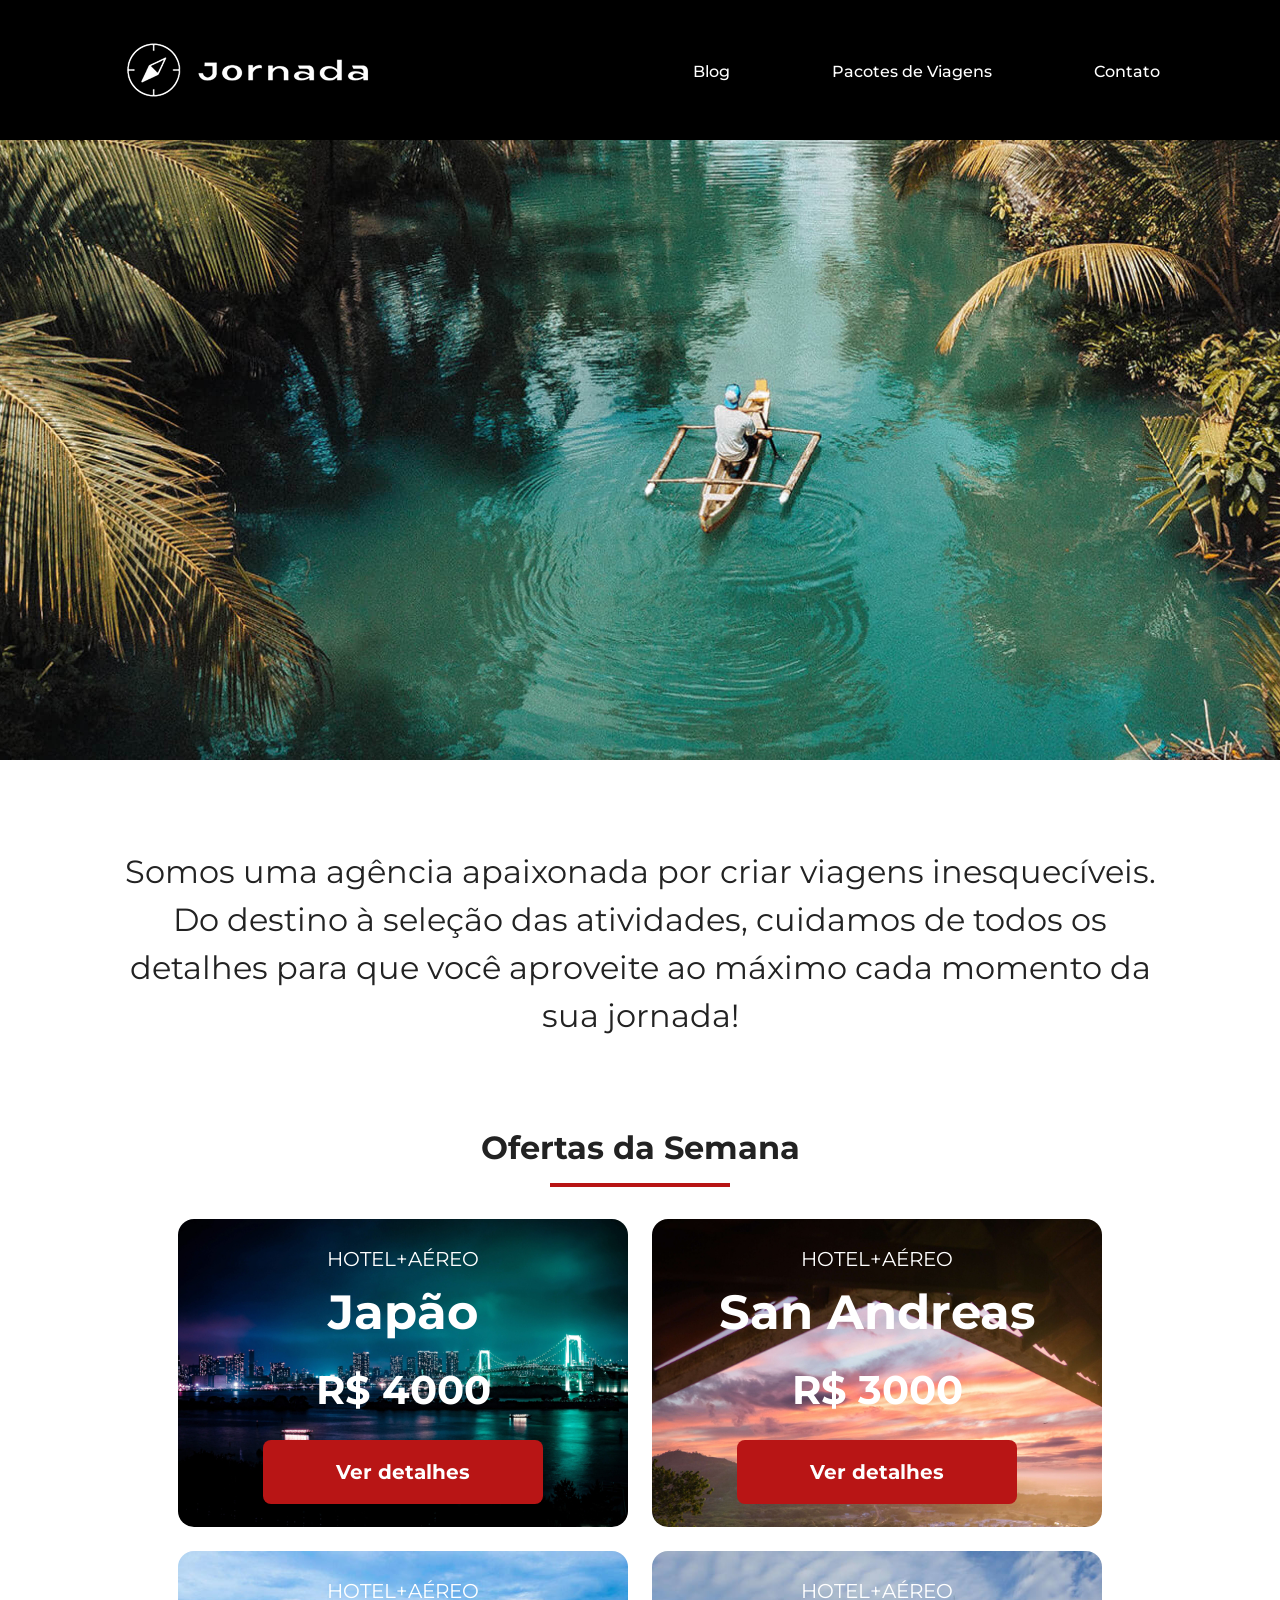
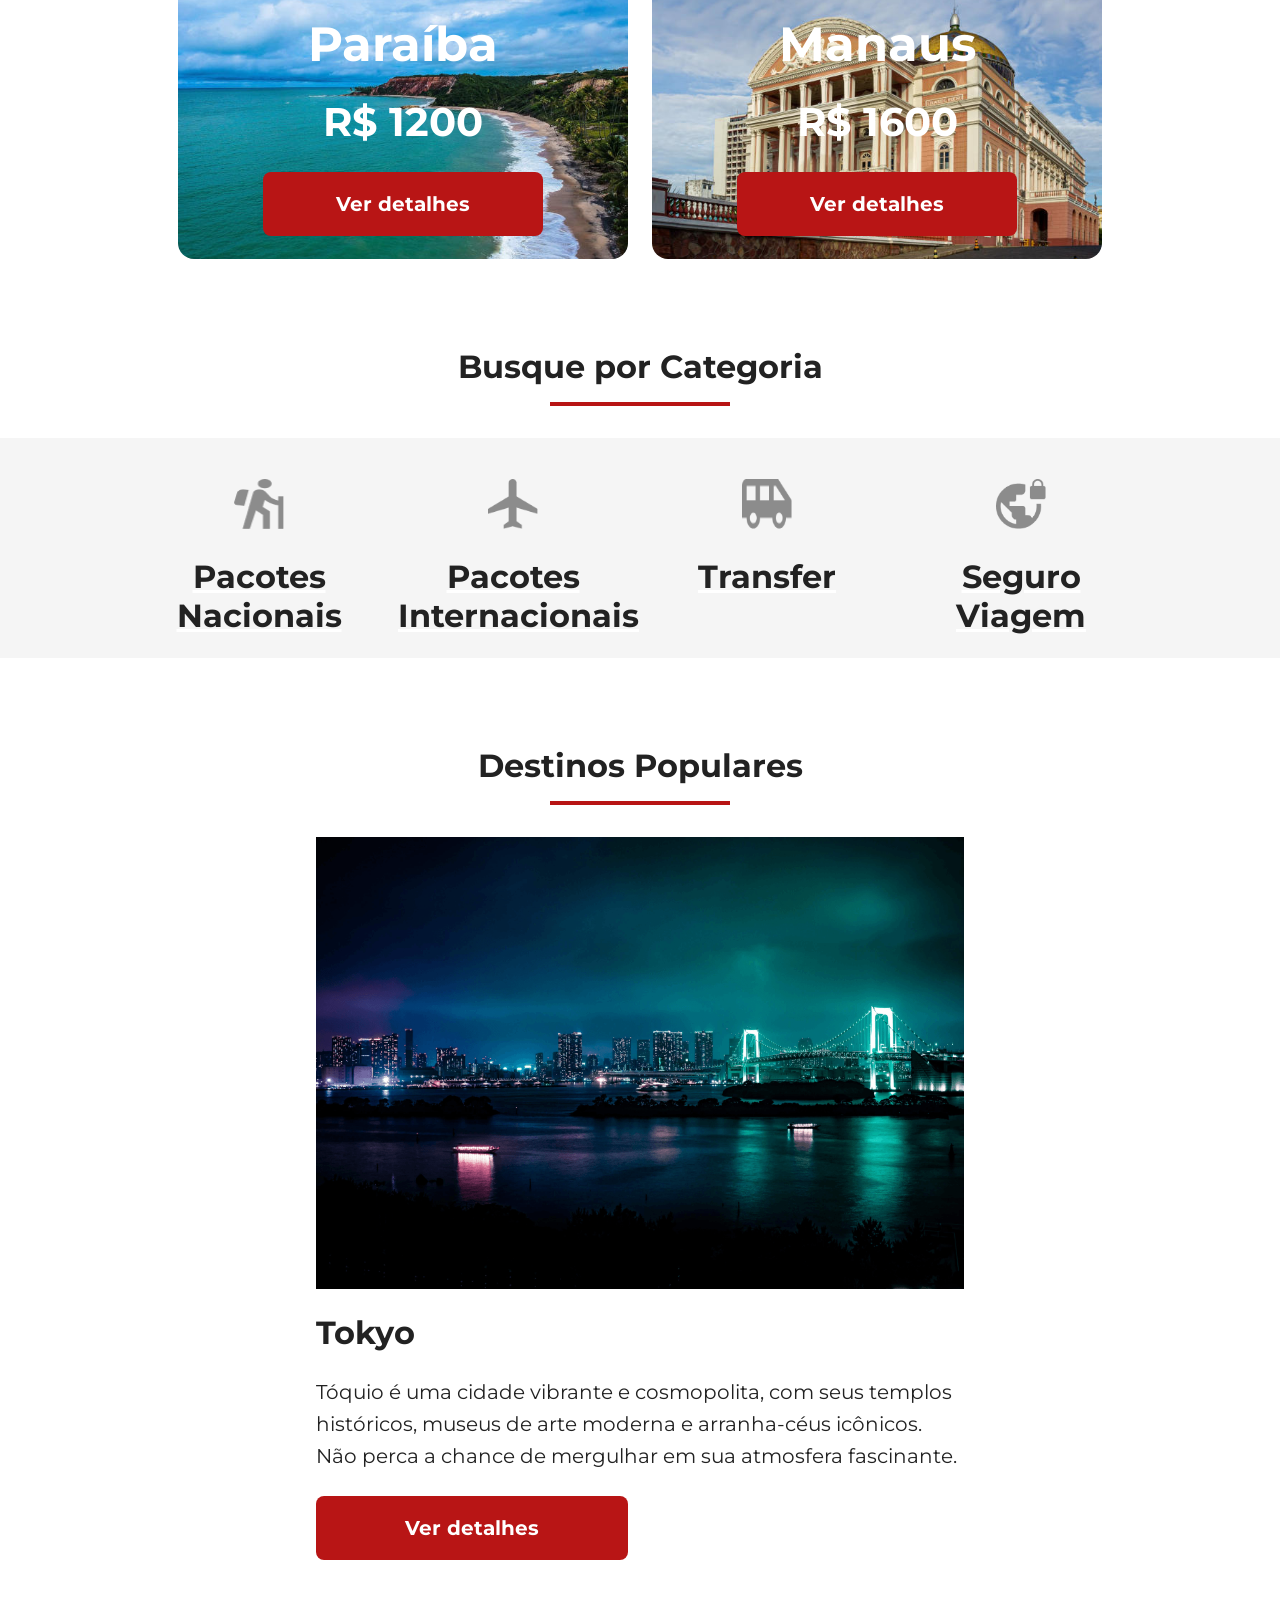
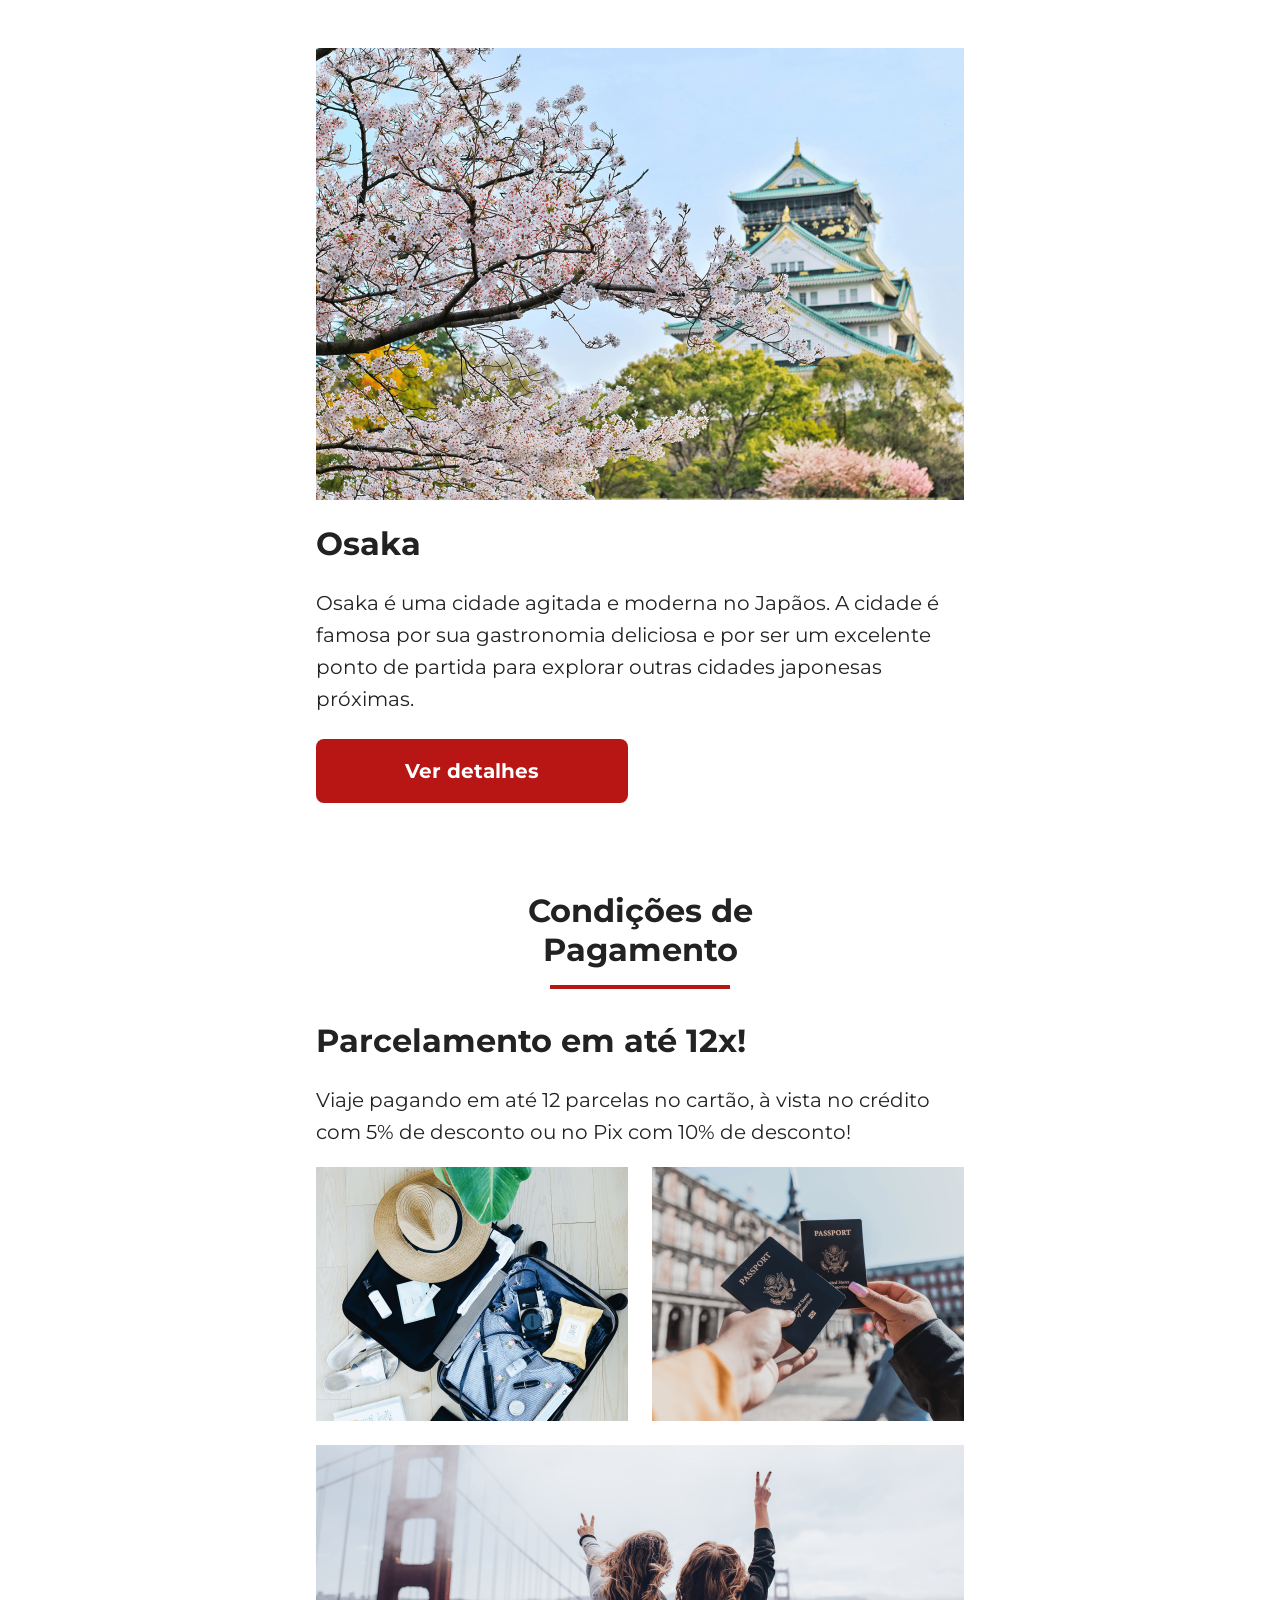
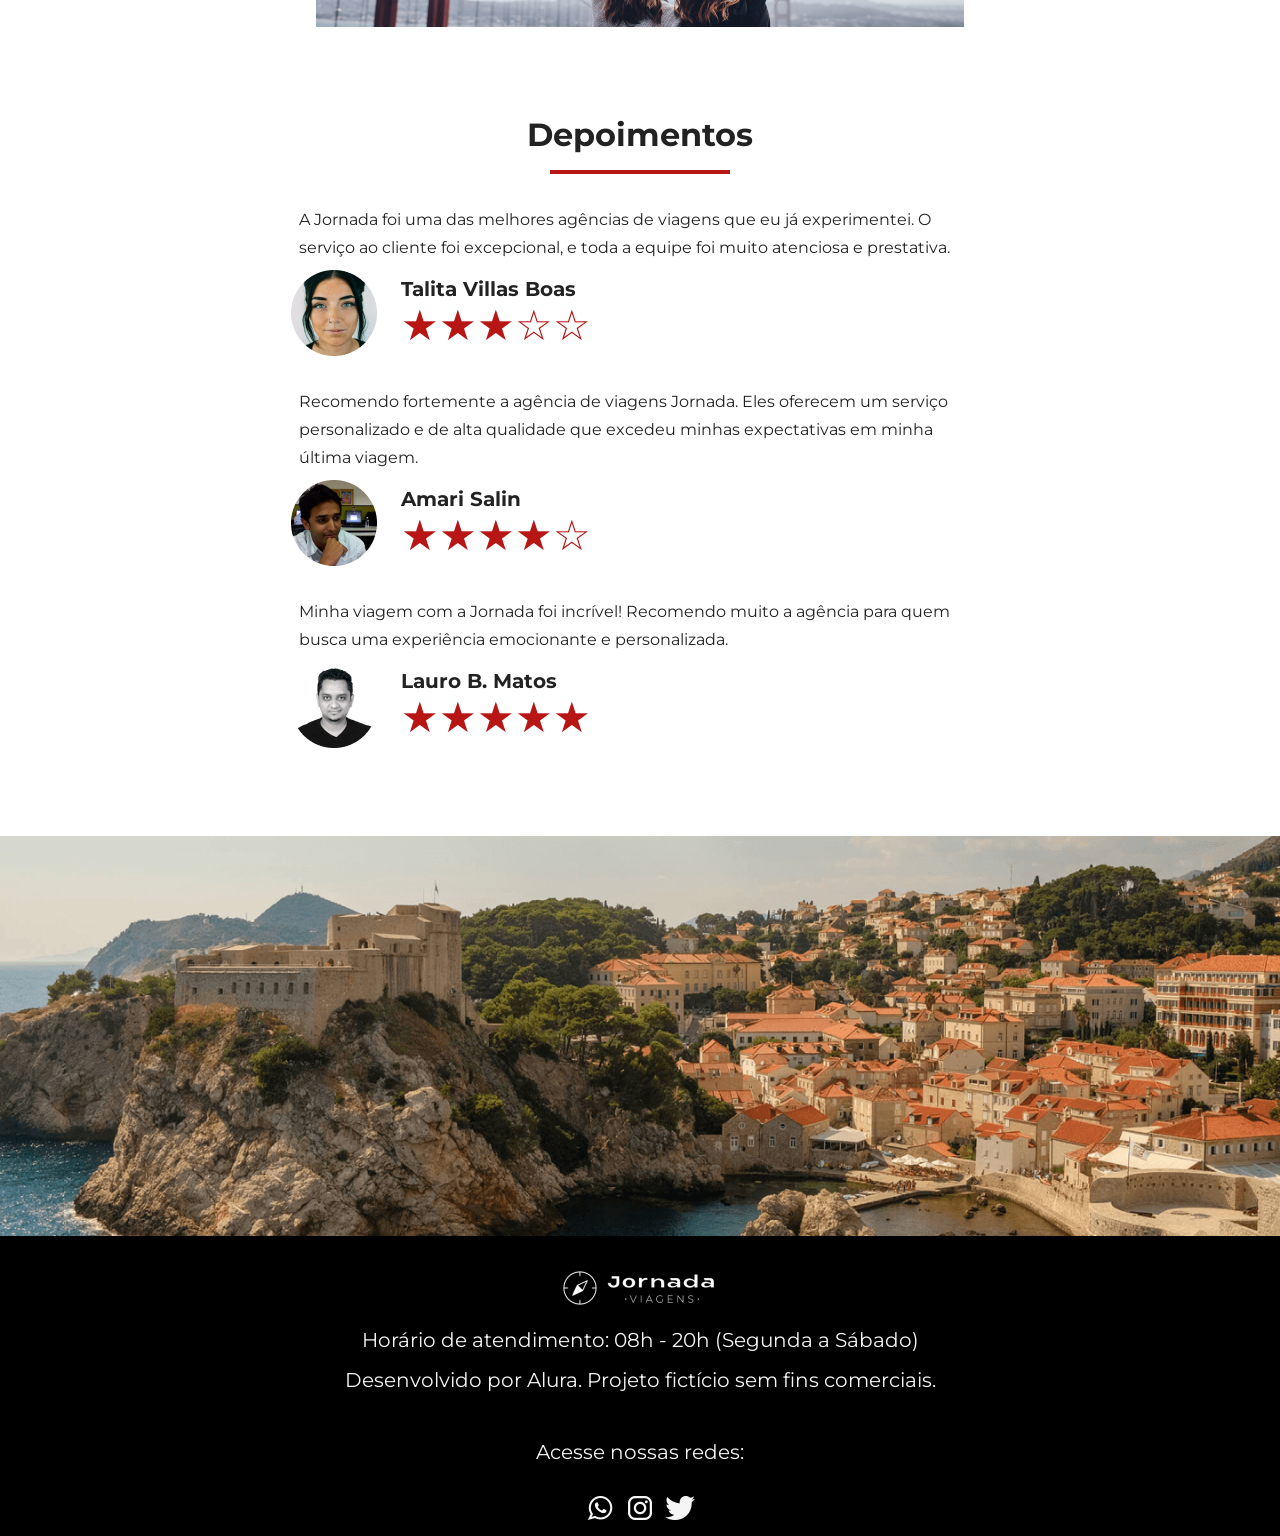
<file: index.html>
<!doctype html>
<html lang="pt-br">
  <head>
    <meta charset="UTF-8" />
    <meta name="viewport" content="width=device-width, initial-scale=1.0" />
    <link rel="stylesheet" href="./css/style.css" />
    <link rel="icon" href="favico.svg" />
    <meta
      name="description"
      content="Somos uma agência apaixonada por criar viagens inesquecíveis"
    />
    <meta
      name="og: description"
      content="Somos uma agência apaixonada por criar viagens inesquecíveis"
    />
    <meta name="og: title" content="Jornada Viagens" />
    <meta name="og: type" content="website" />
    <meta
      name="og: image"
      content="https://luanpinheiro03.github.io./joranda-viagens/img/logo-jornada-footer.png"
    />
    <meta
      name="og: url"
      content="https://luanpinheiro03.github.io./joranda-viagens/"
    />
    <title>Jornada Viagens</title>
  </head>

  <body>
    <header> 
      <a
        class="logo"
        href="index.html"
        title="Retornar ao menu principal"
        target="_blank"
      >
        <img
          class="img-mobile"
          src="img/Logo-jornada-branca.png"
          alt="bussola logo Jornada Viagens"
        />
        <img
          class="img-desktop"
          src="img/logo-jornada-branco-desktop.png"
          alt="logo jornada Viagens branco"
        />
      </a>
      <div class="navigation-menu">
        <label for="menu"><img src="img/menu.png" alt="menu" /></label>
        <input type="checkbox" name="menu-principal" id="menu" hidden />

        <nav>
          <ul class="list-links">
            <li>
              <a href="blog.html" title="Acessar Blog" target="_blank">Blog</a>
            </li>
            <li>
              <a
                href="pacotes.html"
                title="Acessar Pacotes de Viagens"
                target="_blank"
                >Pacotes de Viagens</a
              >
            </li>
            <li>
              <a href="contato.html" title="Acessar contato" target="_blank"
                >Contato</a
              >
            </li>
          </ul>
        </nav>
      </div>
    </header>
    <section class="hero">
      <div class="hero-img"></div>
      <h2>
        Somos uma agência apaixonada por criar viagens inesquecíveis. Do destino
        à seleção das atividades, cuidamos de todos os detalhes para que você
        aproveite ao máximo cada momento da sua jornada!
      </h2>
    </section>
    <section class="offers">
      <div class="section-title">
        <h2>Ofertas da Semana</h2>
        <hr />
      </div>
    </section>
    <section class="offers-cards">
      <div class="card japao">
        <article>
          <header>
            <p class="text-content">HOTEL+AÉREO</p>
            <h3>Japão <br /><span>R$ 4000</span></h3>
          </header>
          <footer>
            <a href="#" class="button">Ver detalhes</a>
          </footer>
        </article>
      </div>

      <div class="card san-andreas">
        <article>
          <header>
            <p class="text-content">HOTEL+AÉREO</p>
            <h3>San Andreas <br /><span>R$ 3000</span></h3>
          </header>
          <footer>
            <a href="#" class="button">Ver detalhes</a>
          </footer>
        </article>
      </div>
      <div class="card paraiba">
        <article>
          <header>
            <p class="text-content">HOTEL+AÉREO</p>
            <h3>Paraíba<br /><span>R$ 1200</span></h3>
          </header>
          <footer>
            <a href="#" class="button">Ver detalhes</a>
          </footer>
        </article>
      </div>
      <div class="card manaus">
        <article>
          <header>
            <p class="text-content">HOTEL+AÉREO</p>
            <h3>Manaus<br /><span>R$ 1600</span></h3>
          </header>
          <footer>
            <a href="#" class="button">Ver detalhes</a>
          </footer>
        </article>
      </div>
    </section>
    <section class="categories">
      <div class="section-title">
        <h2>Busque por Categoria</h2>
        <hr />
      </div>
    </section>
    <section class="categories-cards">
      <a
        href="#"
        class="card"
        title="Busque pela categoria pacotes nacionais"
        target="_blank"
      >
        <img
          src="img/home/ícone - pacotes nacionais.png"
          alt="imagem de um boneco de mochila"
        />
        <h3 class="title-content">Pacotes Nacionais</h3></a
      >
      <a
        href="#"
        class="card"
        title="Busque pela categoria pacotes internacionais"
        target="_blank"
      >
        <img
          src="img/home/ícone - pacotes interacionais.png"
          alt="imagem de um aviao"
        />
        <h3 class="title-content">Pacotes Internacionais</h3></a
      >
      <a
        href="#"
        class="card"
        title="Busque pela categoria Transfer"
        target="_blank"
      >
        <img src="img/home/ícone -transfer.png" alt="imagem de um carro" />
        <h3 class="title-content">Transfer</h3></a
      >
      <a
        href="#"
        class="card"
        title="Busque pela categoria seguro viagem"
        target="_blank"
      >
        <img
          src="img/home/ícone - seguro viagem.png"
          alt="imagem do planeta terra com um cadeado"
        />
        <h3 class="title-content">Seguro Viagem</h3></a
      >
    </section>
    <section class="popular-destinations">
      <div class="section-title">
        <h2>
          Destinos Populares
          <hr />
        </h2>
      </div>
      <div class="destinations-itens">
        <article class="item">
          <header>
            <div class="img-item-tokyo"></div>
            <h4 class="title-content">Tokyo</h4>
          </header>
          <p class="text-content">
            Tóquio é uma cidade vibrante e cosmopolita, com seus templos
            históricos, museus de arte moderna e arranha-céus icônicos. Não
            perca a chance de mergulhar em sua atmosfera fascinante.
          </p>
          <footer>
            <a
              href="#"
              class="button"
              target="_blank"
              title="veja mais detalhes o destino popular Tokyo!"
              >Ver detalhes</a
            >
          </footer>
        </article>
        <article class="item">
          <header>
            <div class="img-item-osaka"></div>
            <h4 class="title-content">Osaka</h4>
          </header>
          <p class="text-content">
            Osaka é uma cidade agitada e moderna no Japãos. A cidade é famosa
            por sua gastronomia deliciosa e por ser um excelente ponto de
            partida para explorar outras cidades japonesas próximas.
          </p>
          <footer>
            <a
              href="#"
              class="button"
              target="_blank"
              title="veja mais detalhes o destino popular Osaka!"
              >Ver detalhes</a
            >
          </footer>
        </article>
      </div>
    </section>
    <section class="payments">
      <div class="section-title">
        <h2>
          Condições de Pagamento
          <hr />
        </h2>
      </div>
    </section>
    <section class="content-payments">
      <div class="text-payments">
        <h3 class="title-content">Parcelamento em até 12x!</h3>
        <p class="text-content">
          Viaje pagando em até 12 parcelas no cartão, à vista no crédito com 5%
          de desconto ou no Pix com 10% de desconto!
        </p>
      </div>
      <div class="grid-images">
        <div class="image-bags"></div>
        <div class="image-passport"></div>
        <div class="image-people"></div>
      </div>
    </section>
    <section class="statement">
      <div class="section-title">
        <h2>Depoimentos</h2>
        <hr />
      </div>
      <div class="statement-container">
        <article>
          <header>
            <p>
              A Jornada foi uma das melhores agências de viagens que eu já
              experimentei. O serviço ao cliente foi excepcional, e toda a
              equipe foi muito atenciosa e prestativa.
            </p>
          </header>
          <footer>
            <img
              src="img/home/avatar-talita.png"
              alt="foto de perfil da cliente talita vilas boas"
            />
            <div class="profile-content">
              <h4>Talita Villas Boas</h4>
              <div class="rating">★★★☆☆</div>
            </div>
          </footer>
        </article>
        <article>
          <header>
            <p>
              Recomendo fortemente a agência de viagens Jornada. Eles oferecem
              um serviço personalizado e de alta qualidade que excedeu minhas
              expectativas em minha última viagem.
            </p>
          </header>
          <footer>
            <img
              src="img/home/avatar-amari.png"
              alt="foto de perfil da cliente Amari Salin"
            />
            <div class="profile-content">
              <h4>Amari Salin</h4>
              <div class="rating">★★★★☆</div>
            </div>
          </footer>
        </article>
        <article>
          <header>
            <p>
              Minha viagem com a Jornada foi incrível! Recomendo muito a agência
              para quem busca uma experiência emocionante e personalizada.
            </p>
          </header>
          <footer>
            <img
              src="img/home/avatar-lauro.png"
              alt="foto de perfil da cliente talita vilas boas"
            />
            <div class="profile-content">
              <h4>Lauro B. Matos</h4>
              <div class="rating">★★★★★</div>
            </div>
          </footer>
        </article>
      </div>
    </section>
    <section class="hero-inf">
      <div class="hero-inf-img"></div>
    </section>
    <footer class="main-footer">
      <div class="footer-content">
        <img
          src="img/logo-jornada-footer.png"
          alt="logo do site jornada viagens"
        />
        <p>Horário de atendimento: 08h - 20h (Segunda a Sábado)</p>
        <p>Desenvolvido por Alura. Projeto fictício sem fins comerciais.</p>
      </div>
      <div class="footer-social">
        <p class="text-content">Acesse nossas redes:</p>
        <div class="icons-social">
          <a href="#"
            ><img
              src="img/home/icone-whatsapp.png"
              alt="icone para acessar o whatsapp da empresa jornada viagens"
              title="Acessar o Whatsapp"
              target="_blank"
          /></a>
          <a href="#"
            ><img
              src="img/home/icone-instragam.png"
              alt="icone para acessar o instagram da empresa jornada viagens"
              title="Acessar o Instagram"
              target="_blank"
          /></a>
          <a href="#"
            ><img
              src="img/home/icone-twitter.png"
              alt="icone para acessar o twitter da empresa jornada viagens"
              title="Acessar o Twitter"
              target="_blank"
          /></a>
        </div>
      </div>
    </footer>
  </body>
</html>
</file>
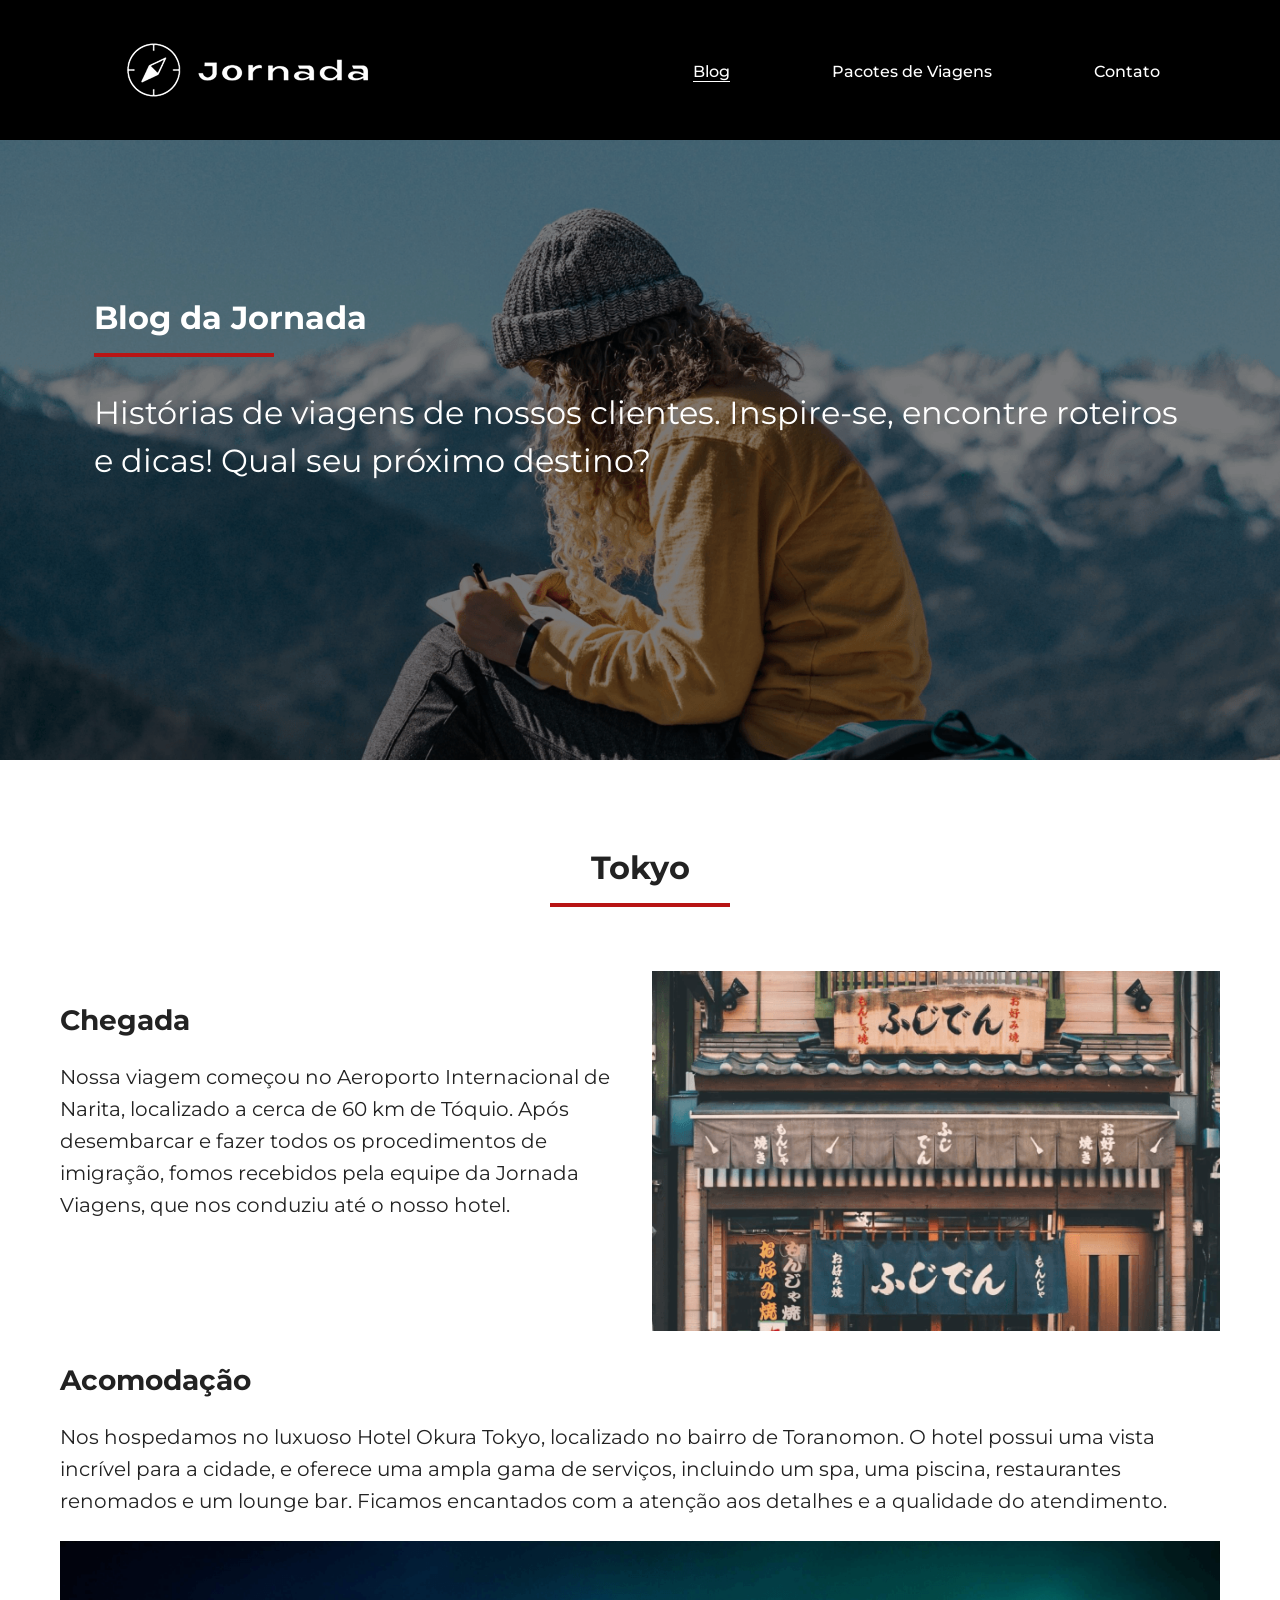
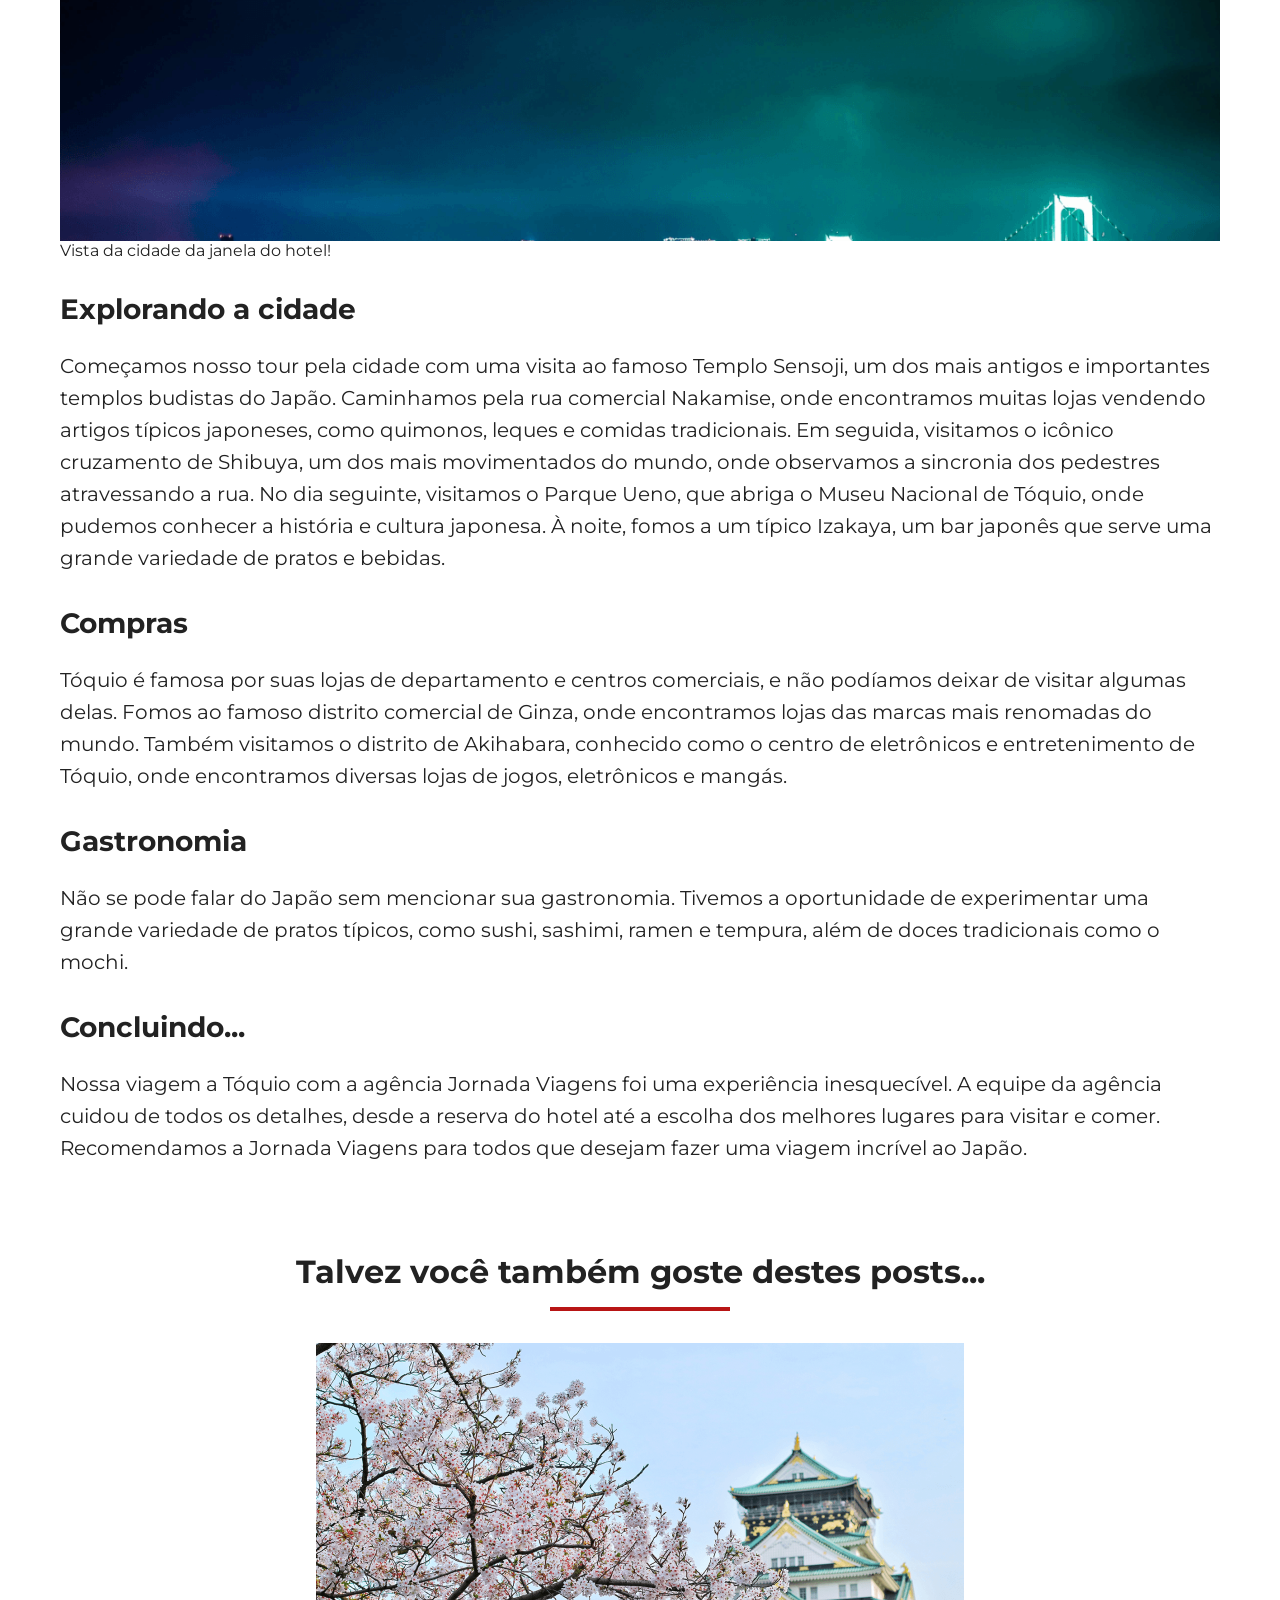
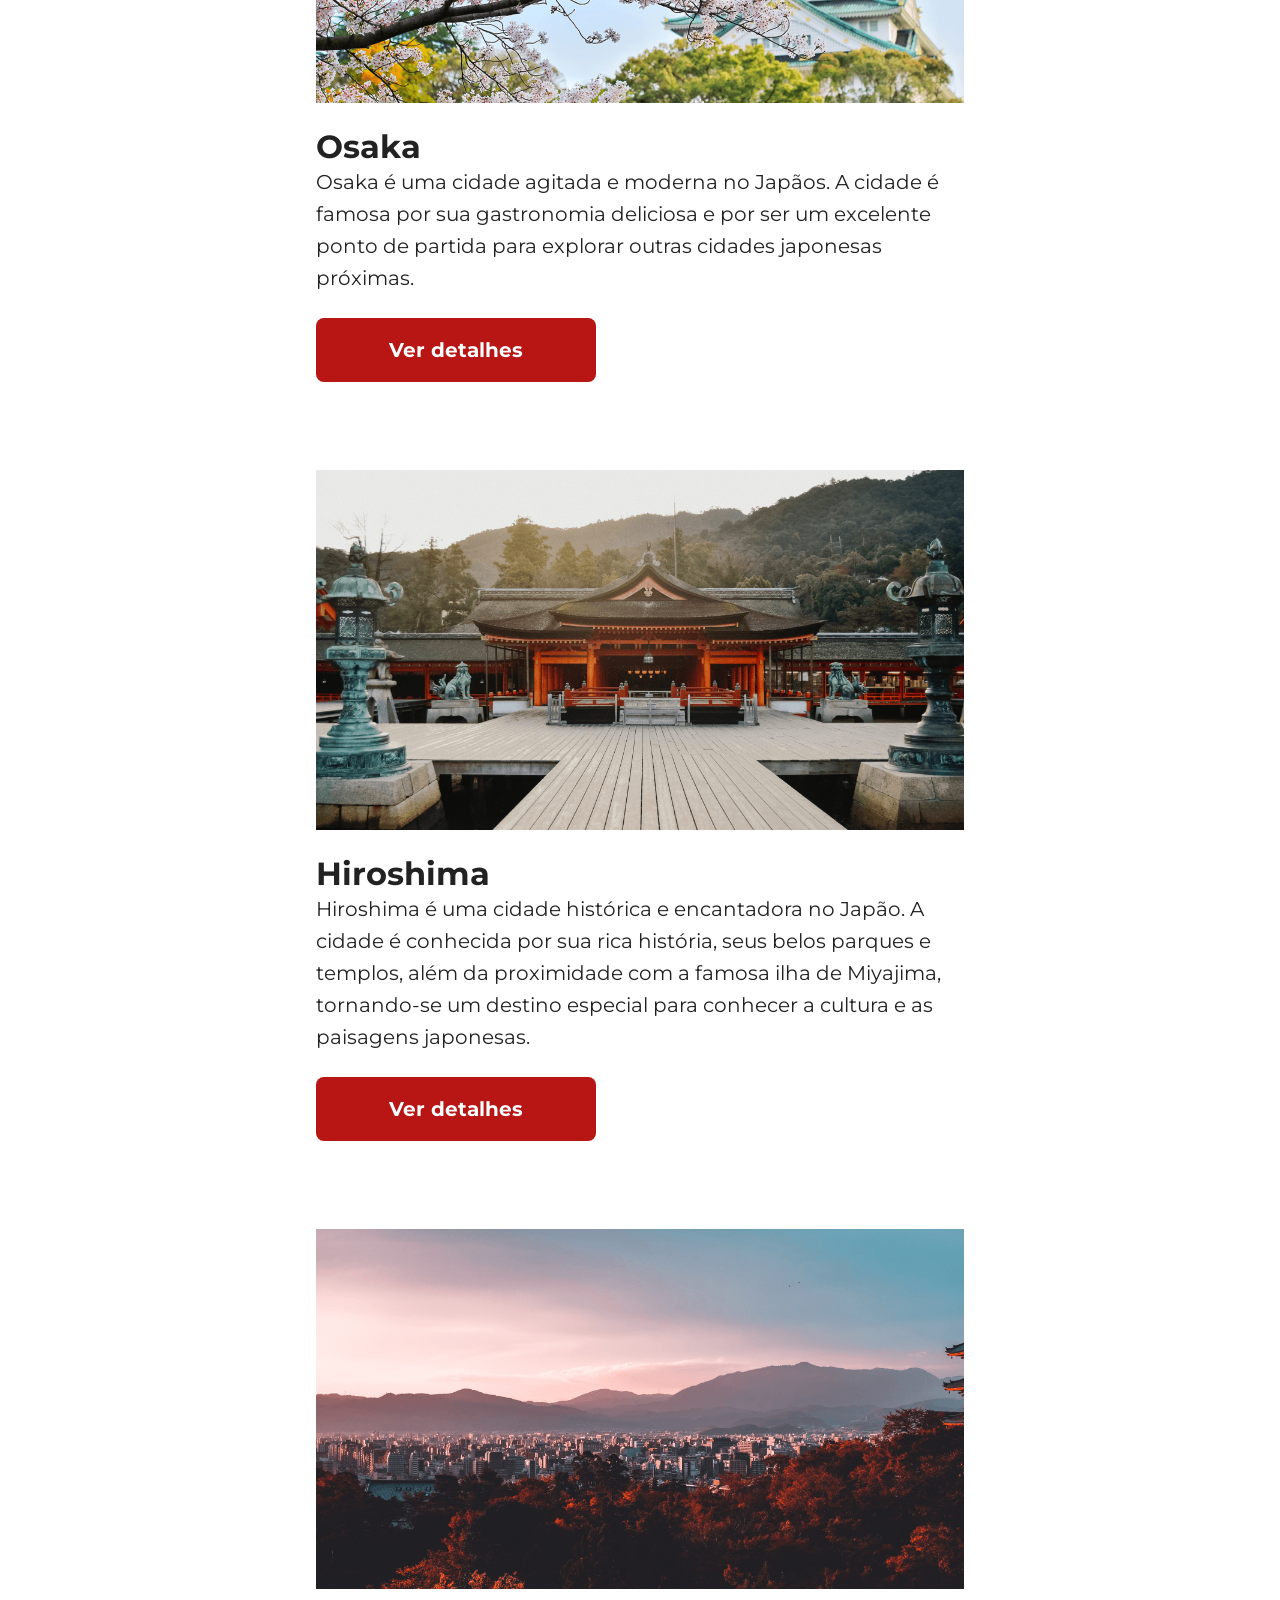
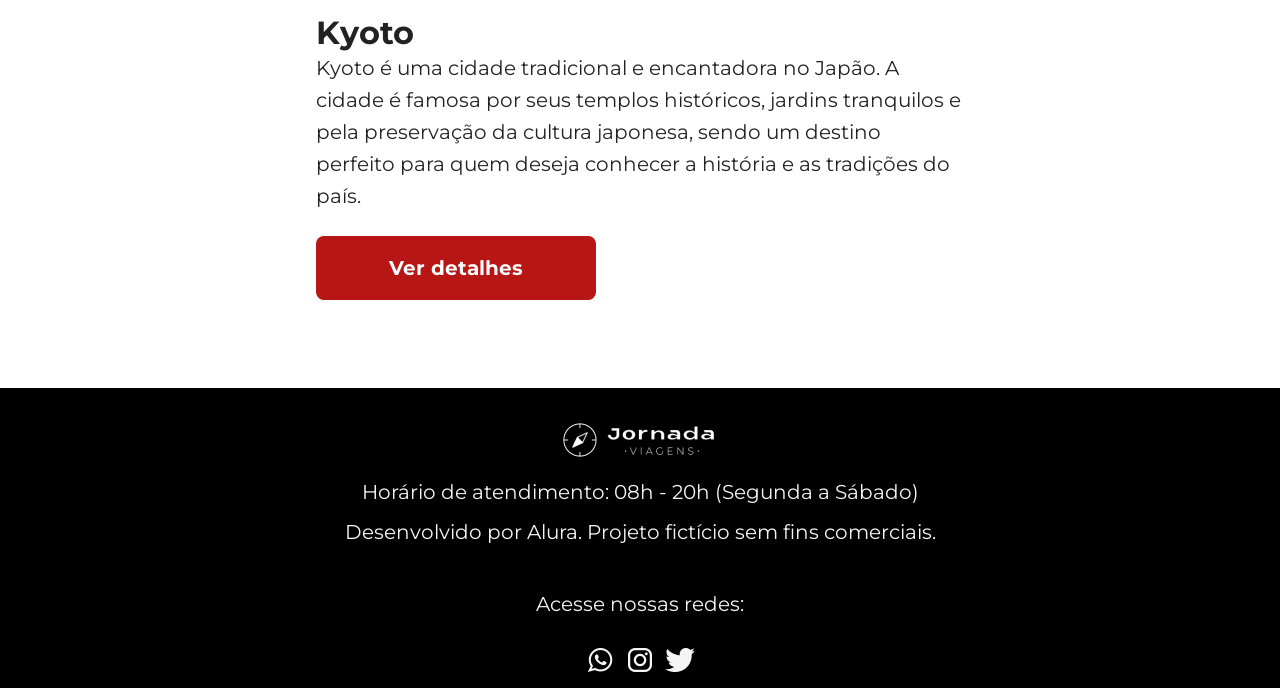
<file: blog.html>
<!doctype html>
<html lang="pt-br">
  <head>
    <meta charset="UTF-8" />
    <meta name="viewport" content="width=device-width, initial-scale=1.0" />
    <link rel="stylesheet" href="css/style.css" />
    <link rel="icon" href="favico.svg">
    <title>Blog - Jornada Viagens</title>
  </head>
  <body>
    <header>
      <a
        class="logo"
        href="index.html"
        title="Retornar ao menu principal"
        target="_blank"
      >
        <img
          class="img-mobile"
          src="img/Logo-jornada-branca.png"
          alt="bussola logo Jornada Viagens"
        />
        <img
          class="img-desktop"
          src="img/logo-jornada-branco-desktop.png"
          alt="logo jornada Viagens branco"
        />
      </a>
      <div class="navigation-menu">
        <label for="menu"><img src="img/menu.png" alt="menu" /></label>
        <input type="checkbox" name="menu-principal" id="menu" hidden />

        <nav>
          <ul class="list-links">
            <li>
              <a
                class="active"
                href="blog.html"
                title="Acessar Blog"
                target="_blank"
                >Blog</a
              >
            </li>
            <li>
              <a
                href="pacotes.html"
                title="Acessar Pacotes de Viagens"
                target="_blank"
                >Pacotes de Viagens</a
              >
            </li>
            <li>
              <a href="contato.html" title="Acessar contato" target="_blank"
                >Contato</a
              >
            </li>
          </ul>
        </nav>
      </div>
    </header>
    <section class="hero-blog">
      <section class="section-title">
        <h1>Blog da Jornada</h1>
        <hr />
      </section>
      <section class="hero-content-blog">
        <p class="text-content">
          Histórias de viagens de nossos clientes. Inspire-se, encontre roteiros
          e dicas! Qual seu próximo destino?
        </p>
      </section>
    </section>
    <section class="blog-tokyo">
      <section class="section-title">
        <h2 class="title-content">Tokyo</h2>
        <hr />
      </section>
      <section class="tokyo-arrival">
        <!-- sessao chegada -->
        <div class="arrival-content">
          <h3>Chegada</h3>
          <p class="text-content">
            Nossa viagem começou no Aeroporto Internacional de Narita,
            localizado a cerca de 60 km de Tóquio. Após desembarcar e fazer
            todos os procedimentos de imigração, fomos recebidos pela equipe da
            Jornada Viagens, que nos conduziu até o nosso hotel.
          </p>
        </div>
        <div class="arrival-img"></div>
      </section>

      <!-- sessao Acomodação -->
      <section class="tokyo-accommotations">
        <div class="accommotations-content">
          <h3>Acomodação</h3>
          <p class="text-content">
            Nos hospedamos no luxuoso Hotel Okura Tokyo, localizado no bairro de
            Toranomon. O hotel possui uma vista incrível para a cidade, e
            oferece uma ampla gama de serviços, incluindo um spa, uma piscina,
            restaurantes renomados e um lounge bar. Ficamos encantados com a
            atenção aos detalhes e a qualidade do atendimento.
          </p>
        </div>
        <div class="accommotations-img"></div>
        <p>Vista da cidade da janela do hotel!</p>
      </section>

      <!-- sessao Explorando a cidade -->
      <section class="tokyo-explore">
        <div class="explore-content">
          <h3>Explorando a cidade</h3>
          <p class="text-content">
            Começamos nosso tour pela cidade com uma visita ao famoso Templo
            Sensoji, um dos mais antigos e importantes templos budistas do
            Japão. Caminhamos pela rua comercial Nakamise, onde encontramos
            muitas lojas vendendo artigos típicos japoneses, como quimonos,
            leques e comidas tradicionais. Em seguida, visitamos o icônico
            cruzamento de Shibuya, um dos mais movimentados do mundo, onde
            observamos a sincronia dos pedestres atravessando a rua. No dia
            seguinte, visitamos o Parque Ueno, que abriga o Museu Nacional de
            Tóquio, onde pudemos conhecer a história e cultura japonesa. À
            noite, fomos a um típico Izakaya, um bar japonês que serve uma
            grande variedade de pratos e bebidas.
          </p>
        </div>
      </section>

      <!-- sessao Compras -->
      <section class="tokyo-purchase">
        <div class="purchase-content">
          <h3>Compras</h3>
          <p class="text-content">
            Tóquio é famosa por suas lojas de departamento e centros comerciais,
            e não podíamos deixar de visitar algumas delas. Fomos ao famoso
            distrito comercial de Ginza, onde encontramos lojas das marcas mais
            renomadas do mundo. Também visitamos o distrito de Akihabara,
            conhecido como o centro de eletrônicos e entretenimento de Tóquio,
            onde encontramos diversas lojas de jogos, eletrônicos e mangás.
          </p>
        </div>
      </section>

      <!-- sessao Gastronomia-->
      <section class="tokyo-gastronomy">
        <div class="gastronomy-content">
          <h3>Gastronomia</h3>
          <p class="text-content">
            Não se pode falar do Japão sem mencionar sua gastronomia. Tivemos a
            oportunidade de experimentar uma grande variedade de pratos típicos,
            como sushi, sashimi, ramen e tempura, além de doces tradicionais
            como o mochi.
          </p>
        </div>
      </section>

      <!-- sessao Concluindo... -->
      <section class="tokyo-conclude">
        <div class="conclude-content">
          <h3>Concluindo...</h3>
          <p class="text-content">
            Nossa viagem a Tóquio com a agência Jornada Viagens foi uma
            experiência inesquecível. A equipe da agência cuidou de todos os
            detalhes, desde a reserva do hotel até a escolha dos melhores
            lugares para visitar e comer. Recomendamos a Jornada Viagens para
            todos que desejam fazer uma viagem incrível ao Japão.
          </p>
        </div>
      </section>
    </section>

    <section class="title-blog">
      <section class="section-title">
        <h2 class="title-content">Talvez você também goste destes posts...</h2>
        <hr />
      </section>
    </section>

    <section class="blog-recommendation">
      <article class="item">
        <header>
          <div class="img-item-osaka"></div>
          <h4 class="title-content">Osaka</h4>
        </header>
        <p class="text-content">
          Osaka é uma cidade agitada e moderna no Japãos. A cidade é famosa por
          sua gastronomia deliciosa e por ser um excelente ponto de partida para
          explorar outras cidades japonesas próximas.
        </p>
        <footer>
          <a
            href="#"
            class="button"
            target="_blank"
            title="veja mais detalhes o destino popular Osaka!"
            >Ver detalhes</a
          >
        </footer>
      </article>

      <article class="item">
        <header>
          <div class="img-item-hiroshima"></div>
          <h4 class="title-content">Hiroshima</h4>
        </header>
        <p class="text-content">
          Hiroshima é uma cidade histórica e encantadora no Japão. A cidade é
          conhecida por sua rica história, seus belos parques e templos, além da
          proximidade com a famosa ilha de Miyajima, tornando-se um destino
          especial para conhecer a cultura e as paisagens japonesas.
        </p>
        <footer>
          <a
            href="#"
            class="button"
            target="_blank"
            title="veja mais detalhes o destino popular Hiroshima!"
            >Ver detalhes</a
          >
        </footer>
      </article>

      <article class="item">
        <header>
          <div class="img-item-kyoto"></div>
          <h4 class="title-content">Kyoto</h4>
        </header>
        <p class="text-content">
          Kyoto é uma cidade tradicional e encantadora no Japão. A cidade é
          famosa por seus templos históricos, jardins tranquilos e pela
          preservação da cultura japonesa, sendo um destino perfeito para quem
          deseja conhecer a história e as tradições do país.
        </p>
        <footer>
          <a
            href="#"
            class="button"
            target="_blank"
            title="veja mais detalhes o destino popular Kyoto!"
            >Ver detalhes</a
          >
        </footer>
      </article>
    </section>

    <footer class="main-footer">
      <div class="footer-content">
        <img
          src="img/logo-jornada-footer.png"
          alt="logo do site jornada viagens"
        />
        <p>Horário de atendimento: 08h - 20h (Segunda a Sábado)</p>
        <p>Desenvolvido por Alura. Projeto fictício sem fins comerciais.</p>
      </div>
      <div class="footer-social">
        <p class="text-content">Acesse nossas redes:</p>
        <div class="icons-social">
          <a href="#"
            ><img
              src="img/home/icone-whatsapp.png"
              alt="icone para acessar o whatsapp da empresa jornada viagens"
              title="Acessar o Whatsapp"
              target="_blank"
          /></a>
          <a href="#"
            ><img
              src="img/home/icone-instragam.png"
              alt="icone para acessar o instagram da empresa jornada viagens"
              title="Acessar o Instagram"
              target="_blank"
          /></a>
          <a href="#"
            ><img
              src="img/home/icone-twitter.png"
              alt="icone para acessar o twitter da empresa jornada viagens"
              title="Acessar o Twitter"
              target="_blank"
          /></a>
        </div>
      </div>
    </footer>
  </body>
</html>
</file>
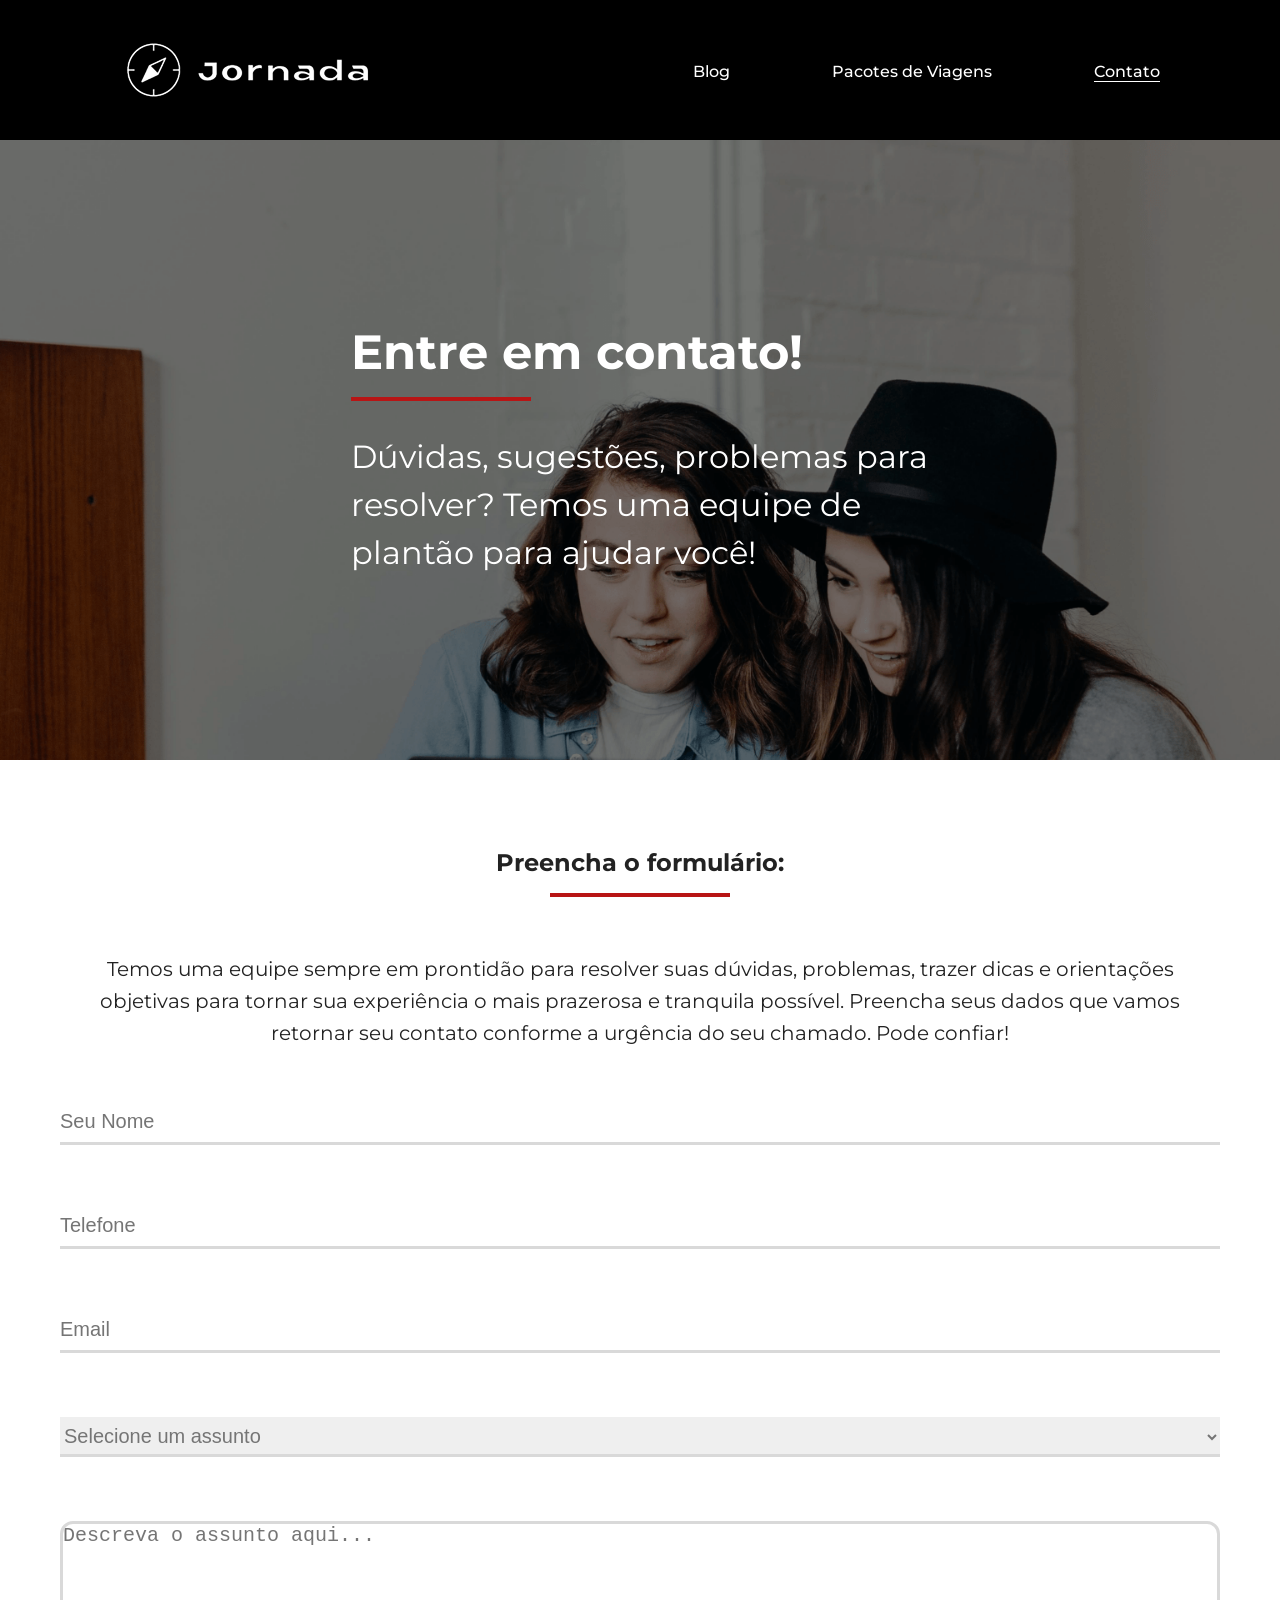
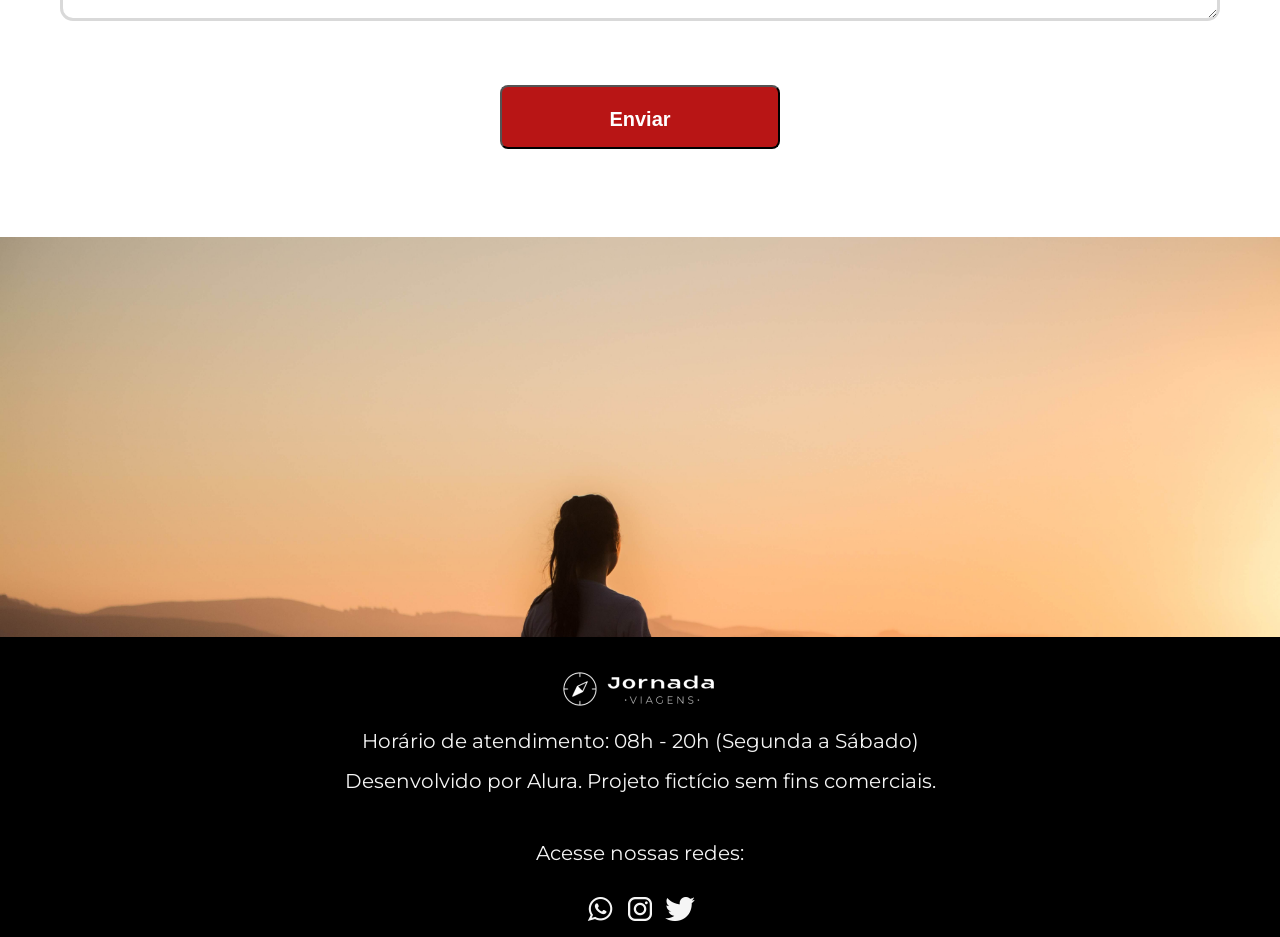
<file: contato.html>
<!doctype html>
<html lang="pt-br">
  <head>
    <meta charset="UTF-8" />
    <meta name="viewport" content="width=device-width, initial-scale=1.0" />
    <link rel="stylesheet" href="css/style.css" />
    <link rel="icon" href="favico.svg" />
    <title>Contato - Jornada Viagens</title>
  </head>
  <body>
    <header>
      <a
        class="logo"
        href="index.html"
        title="Retornar ao menu principal"
        target="_blank"
      >
        <img
          class="img-mobile"
          src="img/Logo-jornada-branca.png"
          alt="bussola logo Jornada Viagens"
        />
        <img
          class="img-desktop"
          src="img/logo-jornada-branco-desktop.png"
          alt="logo jornada Viagens branco"
        />
      </a>
      <div class="navigation-menu">
        <label for="menu"><img src="img/menu.png" alt="menu" /></label>
        <input type="checkbox" name="menu-principal" id="menu" hidden />

        <nav>
          <ul class="list-links">
            <li>
              <a href="blog.html" title="Acessar Blog" target="_blank">Blog</a>
            </li>
            <li>
              <a
                href="pacotes.html"
                title="Acessar Pacotes de Viagens"
                target="_blank"
                >Pacotes de Viagens</a
              >
            </li>
            <li>
              <a
                href="contato.html"
                class="active"
                title="Acessar contato"
                target="_blank"
                >Contato</a
              >
            </li>
          </ul>
        </nav>
      </div>
    </header>
    <section class="hero-contato">
      <section class="hero-content-contato">
        <div class="section-title">
          <h1>Entre em contato!</h1>
          <hr />
        </div>
        <p class="text-content">
          Dúvidas, sugestões, problemas para resolver? Temos uma equipe de
          plantão para ajudar você!
        </p>
      </section>
    </section>
    <section class="form">
      <div class="section-title">
        <h1>Preencha o formulário:</h1>
        <hr />
      </div>
      <p>
        Temos uma equipe sempre em prontidão para resolver suas dúvidas,
        problemas, trazer dicas e orientações objetivas para tornar sua
        experiência o mais prazerosa e tranquila possível. Preencha seus dados
        que vamos retornar seu contato conforme a urgência do seu chamado. Pode
        confiar!
      </p>
      <section class="form-input">
        <input id="userName" type="text" placeholder="Seu Nome" required />

        <!-- sessao que uma fica do lado da outra no desk -->
        <section class="profile-informations">
          <input type="userTel" placeholder="Telefone" required />

          <input type="userEmail" placeholder="Email" required />
        </section>

        <select name="userMatter" id="matter">
          <option value="option" disabled selected>Selecione um assunto</option>
          <option value="orçamento">Orçamento</option>
          <option value="duvida">Dúvida</option>
          <option value="suporte">Suporte</option>
          <option value="outro">Outro</option>
        </select>

        <textarea
          name="userMatterDetails"
          id="MatterDetails"
          placeholder="Descreva o assunto aqui..."
          required
        ></textarea>
        <button class="button">Enviar</button>
      </section>
    </section>
    <section class="hero-inf-contato"></section>
    <footer class="main-footer">
      <div class="footer-content">
        <img
          src="img/logo-jornada-footer.png"
          alt="logo do site jornada viagens"
        />
        <p>Horário de atendimento: 08h - 20h (Segunda a Sábado)</p>
        <p>Desenvolvido por Alura. Projeto fictício sem fins comerciais.</p>
      </div>
      <div class="footer-social">
        <p class="text-content">Acesse nossas redes:</p>
        <div class="icons-social">
          <a href="#"
            ><img
              src="img/home/icone-whatsapp.png"
              alt="icone para acessar o whatsapp da empresa jornada viagens"
              title="Acessar o Whatsapp"
              target="_blank"
          /></a>
          <a href="#"
            ><img
              src="img/home/icone-instragam.png"
              alt="icone para acessar o instagram da empresa jornada viagens"
              title="Acessar o Instagram"
              target="_blank"
          /></a>
          <a href="#"
            ><img
              src="img/home/icone-twitter.png"
              alt="icone para acessar o twitter da empresa jornada viagens"
              title="Acessar o Twitter"
              target="_blank"
          /></a>
        </div>
      </div>
    </footer>
  </body>
</html>
</file>
<file: css/style.css>
@import url(global.css);
@import url(header.css);
@import url(hero.css);
@import url(offers.css);
@import url(categories.css);
@import url(popular-destinations.css);
@import url(payments.css);
@import url(statement.css);
@import url(footer.css);
@import url(form.css);
@import url(tokyo.css);
@import url(recommendations.css);
</file>
